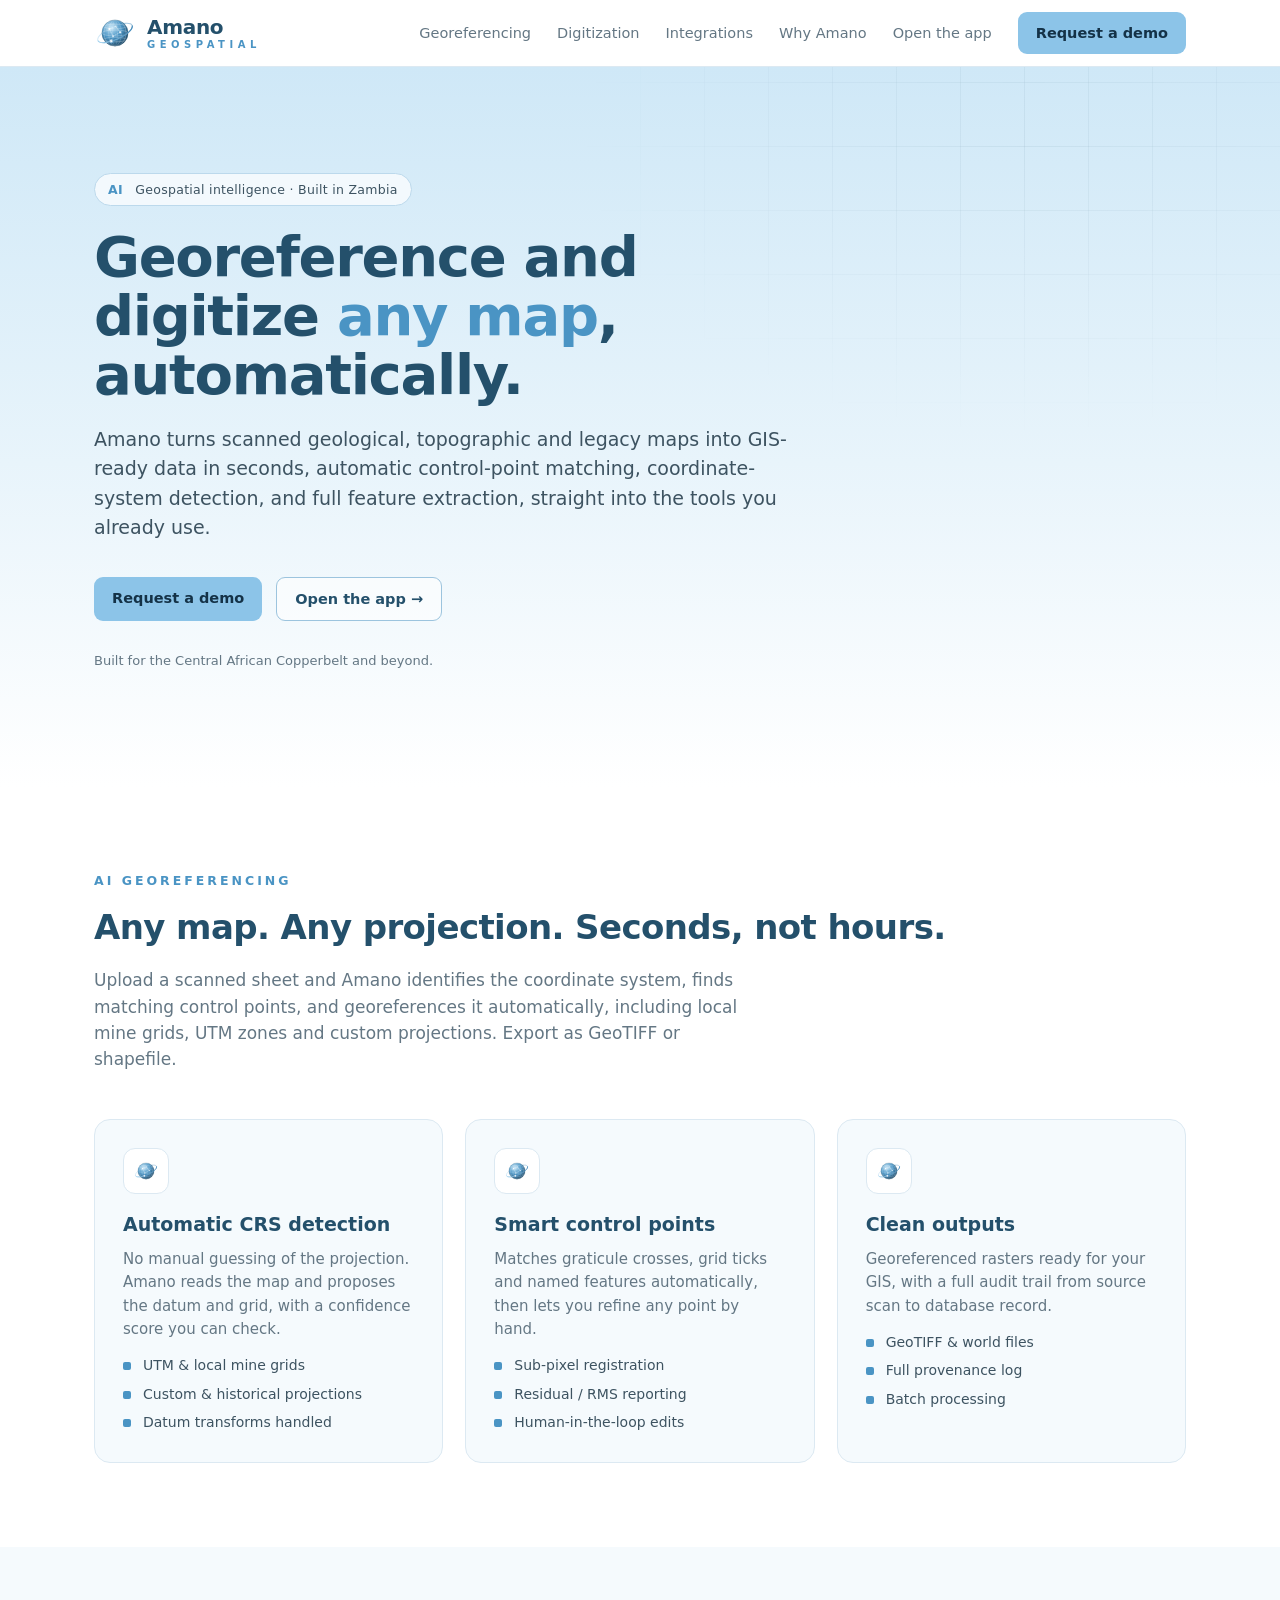
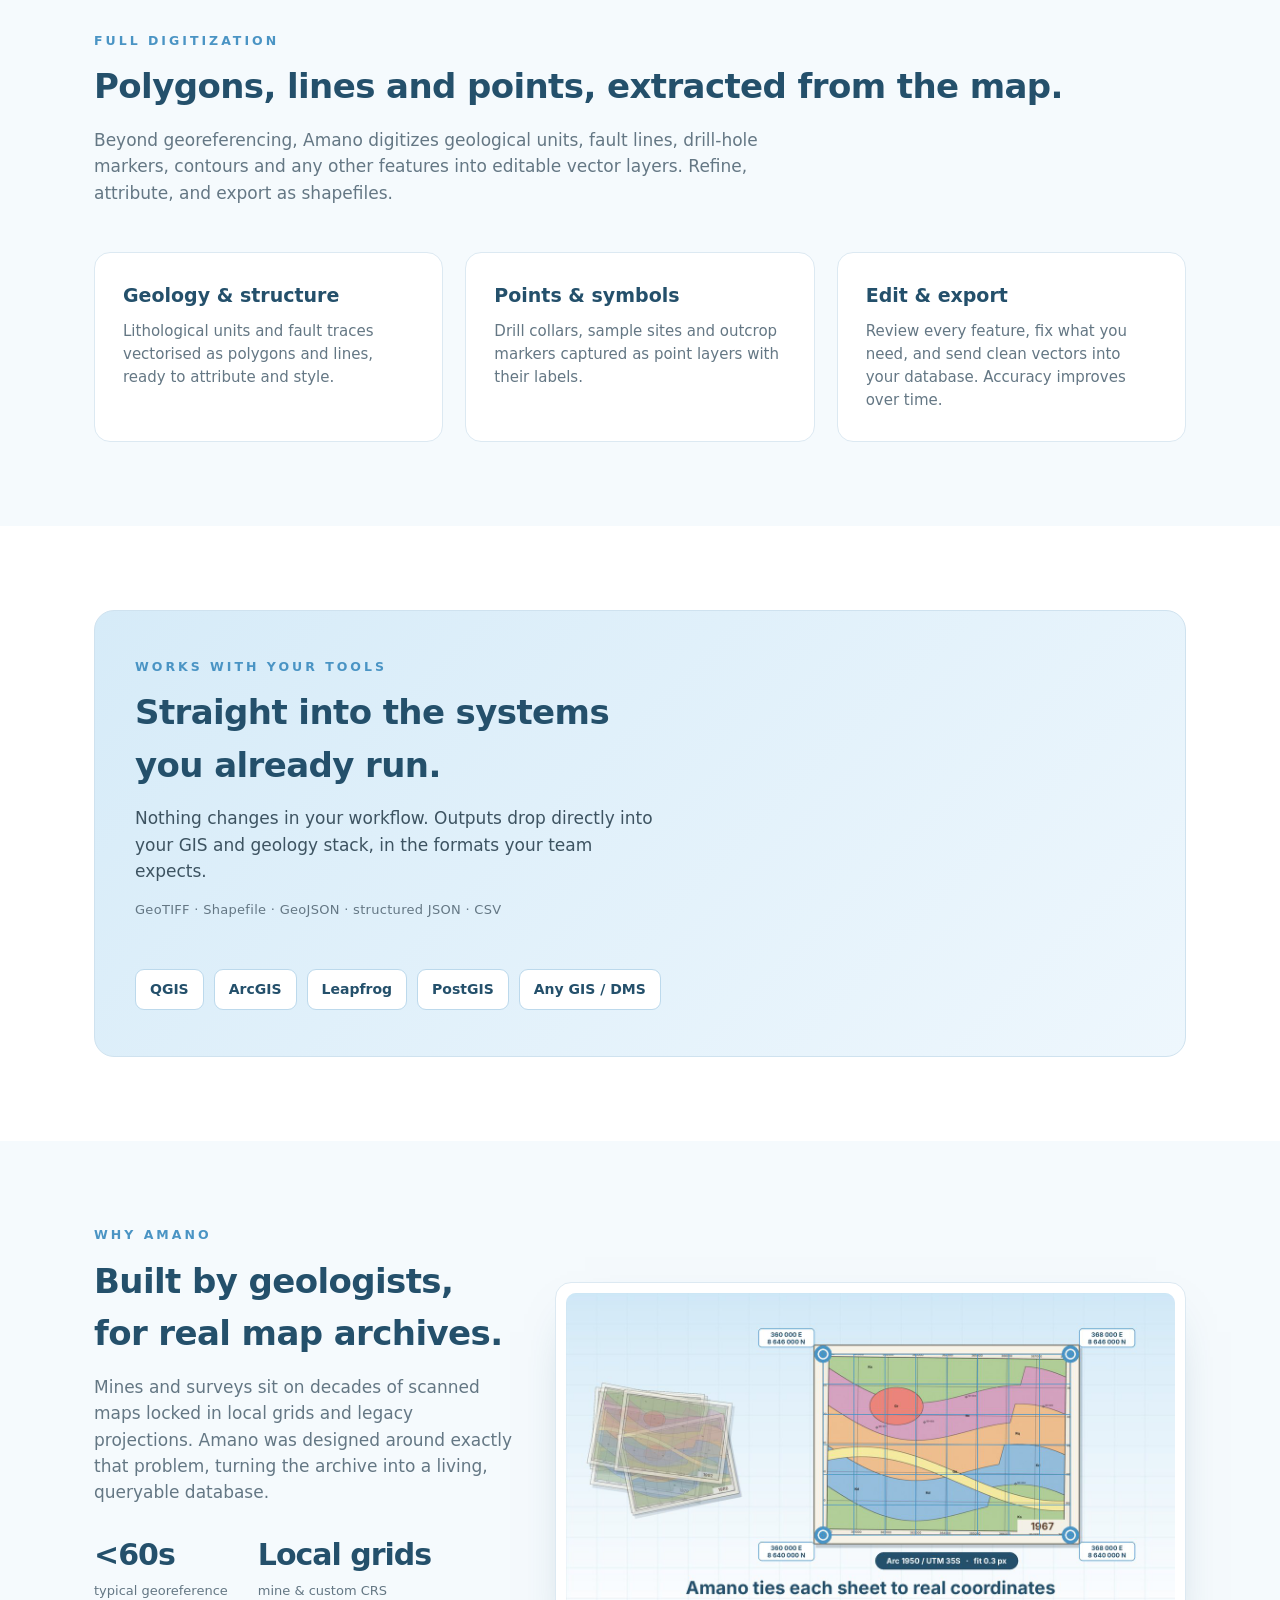
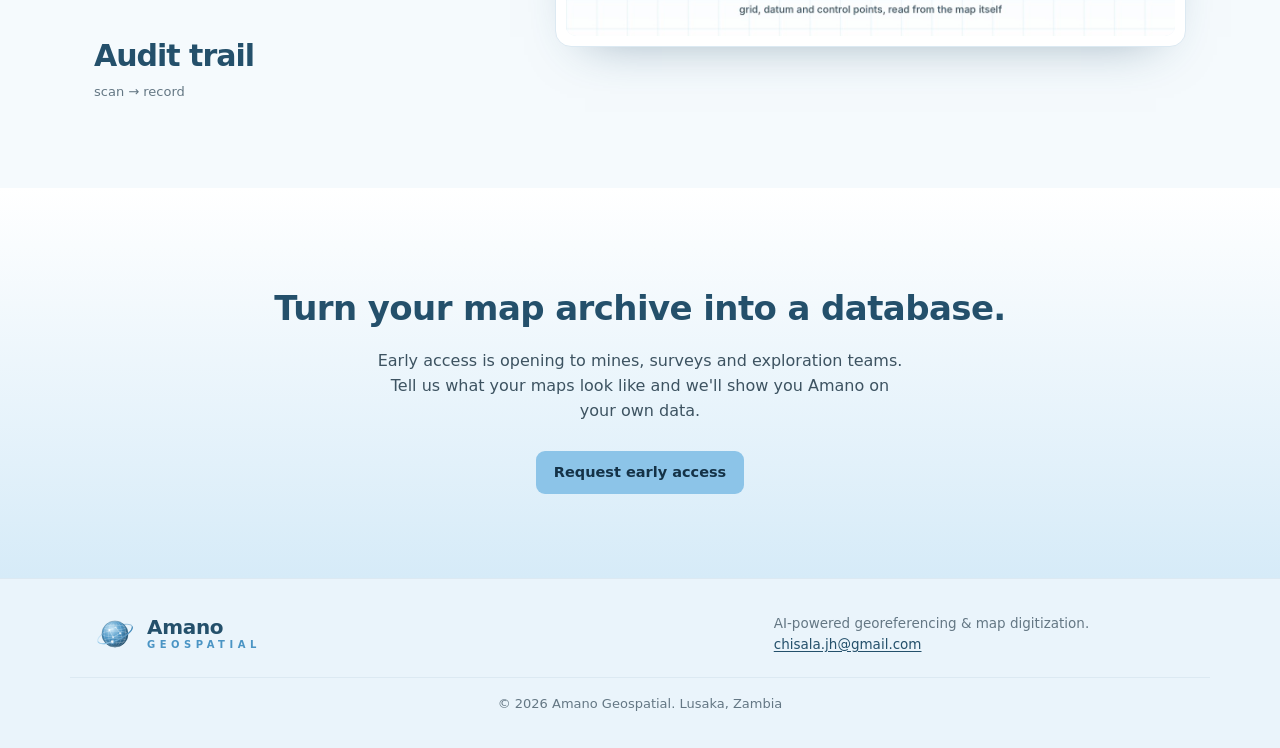
<file: index.html>
<!DOCTYPE html>
<html lang="en">
<head>
<meta charset="UTF-8">
<meta name="viewport" content="width=device-width, initial-scale=1.0">
<title>Amano Geospatial, AI georeferencing &amp; map digitization</title>
<meta name="description" content="Amano turns scanned geological, topographic and legacy maps into GIS-ready data: automatic georeferencing, coordinate-system detection and feature digitization. Built in Zambia.">
<link rel="canonical" href="https://amanogeospatial.com/">
<meta name="theme-color" content="#cfe8f7">

<!-- Icons -->
<link rel="icon" href="assets/favicon.ico" sizes="48x48">
<link rel="icon" href="assets/favicon.svg" type="image/svg+xml">
<link rel="apple-touch-icon" href="assets/apple-touch-icon.png">
<link rel="manifest" href="site.webmanifest">

<!-- Link previews (WhatsApp, LinkedIn, X) -->
<meta property="og:type" content="website">
<meta property="og:site_name" content="Amano Geospatial">
<meta property="og:title" content="Amano Geospatial, AI georeferencing &amp; map digitization">
<meta property="og:description" content="Turn scanned geological, topographic and legacy maps into GIS-ready data, automatically.">
<meta property="og:url" content="https://amanogeospatial.com/">
<meta property="og:image" content="https://amanogeospatial.com/assets/og-image.png">
<meta property="og:image:width" content="1200">
<meta property="og:image:height" content="630">
<meta property="og:image:alt" content="Amano Geospatial, georeference and digitize any map, automatically.">
<meta name="twitter:card" content="summary_large_image">
<meta name="twitter:title" content="Amano Geospatial, AI georeferencing &amp; map digitization">
<meta name="twitter:description" content="Turn scanned geological, topographic and legacy maps into GIS-ready data, automatically.">
<meta name="twitter:image" content="https://amanogeospatial.com/assets/og-image.png">

<link rel="stylesheet" href="css/style.css?v=202611152344">

<script type="application/ld+json">
{
  "@context": "https://schema.org",
  "@type": "Organization",
  "name": "Amano Geospatial",
  "url": "https://amanogeospatial.com/",
  "logo": "https://amanogeospatial.com/assets/icon-512.png",
  "description": "AI-powered georeferencing and map digitization.",
  "email": "chisala.jh@gmail.com",
  "address": { "@type": "PostalAddress", "addressLocality": "Lusaka", "addressCountry": "ZM" }
}
</script>
</head>
<body>

<header class="nav">
  <div class="wrap">
    <a class="brand" href="#top" aria-label="Amano Geospatial, home">
      <img class="ico" src="assets/logo-animated.svg" alt="" width="38" height="38">
      <span class="wm"><b>Amano</b><span>GEOSPATIAL</span></span>
    </a>
    <nav class="links" aria-label="Main">
      <a href="#georef">Georeferencing</a>
      <a href="#digit">Digitization</a>
      <a href="#integrate">Integrations</a>
      <a href="#why">Why Amano</a>
      <a href="app/">Open the app</a>
      <a class="btn" href="mailto:chisala.jh@gmail.com?subject=Amano%20Geospatial%20demo">Request a demo</a>
    </nav>
  </div>
</header>

<main id="top">
  <section class="hero">
    <div class="wrap">
      <div class="tagpill"><b>AI</b> &nbsp;Geospatial intelligence · Built in Zambia</div>
      <h1>Georeference and digitize <em>any map</em>, automatically.</h1>
      <p class="sub">Amano turns scanned geological, topographic and legacy maps into GIS-ready data in seconds, automatic control-point matching, coordinate-system detection, and full feature extraction, straight into the tools you already use.</p>
      <div class="cta">
        <a class="btn" href="mailto:chisala.jh@gmail.com?subject=Amano%20Geospatial%20demo">Request a demo</a>
        <a class="btn ghost" href="app/">Open the app →</a>
      </div>
      <div class="meta">Built for the Central African Copperbelt and beyond.</div>
    </div>
  </section>

  <section id="georef">
    <div class="wrap">
      <div class="eyebrow">AI Georeferencing</div>
      <h2>Any map. Any projection. Seconds, not hours.</h2>
      <p class="lead">Upload a scanned sheet and Amano identifies the coordinate system, finds matching control points, and georeferences it automatically, including local mine grids, UTM zones and custom projections. Export as GeoTIFF or shapefile.</p>
      <div class="grid">
        <div class="card">
          <div class="cico"><img class="ico" src="assets/logo-animated.svg" alt="" width="38" height="38"></div>
          <h3>Automatic CRS detection</h3>
          <p>No manual guessing of the projection. Amano reads the map and proposes the datum and grid, with a confidence score you can check.</p>
          <ul><li>UTM &amp; local mine grids</li><li>Custom &amp; historical projections</li><li>Datum transforms handled</li></ul>
        </div>
        <div class="card">
          <div class="cico"><img class="ico" src="assets/logo-animated.svg" alt="" width="38" height="38"></div>
          <h3>Smart control points</h3>
          <p>Matches graticule crosses, grid ticks and named features automatically, then lets you refine any point by hand.</p>
          <ul><li>Sub-pixel registration</li><li>Residual / RMS reporting</li><li>Human-in-the-loop edits</li></ul>
        </div>
        <div class="card">
          <div class="cico"><img class="ico" src="assets/logo-animated.svg" alt="" width="38" height="38"></div>
          <h3>Clean outputs</h3>
          <p>Georeferenced rasters ready for your GIS, with a full audit trail from source scan to database record.</p>
          <ul><li>GeoTIFF &amp; world files</li><li>Full provenance log</li><li>Batch processing</li></ul>
        </div>
      </div>
    </div>
  </section>

  <section id="digit" class="tint">
    <div class="wrap">
      <div class="eyebrow">Full Digitization</div>
      <h2>Polygons, lines and points, extracted from the map.</h2>
      <p class="lead">Beyond georeferencing, Amano digitizes geological units, fault lines, drill-hole markers, contours and any other features into editable vector layers. Refine, attribute, and export as shapefiles.</p>
      <div class="grid">
        <div class="card"><h3>Geology &amp; structure</h3><p>Lithological units and fault traces vectorised as polygons and lines, ready to attribute and style.</p></div>
        <div class="card"><h3>Points &amp; symbols</h3><p>Drill collars, sample sites and outcrop markers captured as point layers with their labels.</p></div>
        <div class="card"><h3>Edit &amp; export</h3><p>Review every feature, fix what you need, and send clean vectors into your database. Accuracy improves over time.</p></div>
      </div>
    </div>
  </section>

  <section id="integrate">
    <div class="wrap">
      <div class="band">
        <div class="copy">
          <div class="eyebrow">Works with your tools</div>
          <h2>Straight into the systems you already run.</h2>
          <p class="lead">Nothing changes in your workflow. Outputs drop directly into your GIS and geology stack, in the formats your team expects.</p>
          <div class="formats">GeoTIFF · Shapefile · GeoJSON · structured JSON · CSV</div>
        </div>
        <div>
          <div class="chips">
            <span class="chip">QGIS</span><span class="chip">ArcGIS</span><span class="chip">Leapfrog</span>
            <span class="chip">PostGIS</span><span class="chip">Any GIS / DMS</span>
          </div>
        </div>
      </div>
    </div>
  </section>

  <section id="why" class="why">
    <div class="wrap">
      <div class="two">
        <div>
          <div class="eyebrow">Why Amano</div>
          <h2>Built by geologists, for real map archives.</h2>
          <p class="lead">Mines and surveys sit on decades of scanned maps locked in local grids and legacy projections. Amano was designed around exactly that problem, turning the archive into a living, queryable database.</p>
          <div class="statrow">
            <div class="stat"><b>&lt;60s</b><span>typical georeference</span></div>
            <div class="stat"><b>Local grids</b><span>mine &amp; custom CRS</span></div>
            <div class="stat"><b>Audit trail</b><span>scan → record</span></div>
          </div>
        </div>
        <div class="mapcard">
          <video class="clip" src="assets/archive-to-database.mp4" poster="assets/archive-to-database-poster.jpg" width="1280" height="720" autoplay muted loop playsinline preload="metadata" aria-label="Short clip: a pile of scanned maps is tied to real coordinates and becomes a searchable archive"></video>
        </div>
      </div>
    </div>
  </section>

  <section class="final">
    <div class="wrap">
      <h2>Turn your map archive into a database.</h2>
      <p>Early access is opening to mines, surveys and exploration teams. Tell us what your maps look like and we'll show you Amano on your own data.</p>
      <div class="cta center">
        <a class="btn" href="mailto:chisala.jh@gmail.com?subject=Amano%20Geospatial%20early%20access">Request early access</a>
      </div>
    </div>
  </section>
</main>

<footer>
  <div class="wrap">
    <a class="brand" href="#top" aria-label="Amano Geospatial, back to top">
      <img class="ico" src="assets/logo-animated.svg" alt="" width="38" height="38">
      <span class="wm"><b>Amano</b><span>GEOSPATIAL</span></span>
    </a>
    <div class="note">AI-powered georeferencing &amp; map digitization. <a href="mailto:chisala.jh@gmail.com">chisala.jh@gmail.com</a></div>
  </div>
  <div class="wrap copy">© 2026 Amano Geospatial. Lusaka, Zambia</div>
</footer>

</body>
</html>
</file>
<file: css/style.css>
/* Amano Geospatial — site styles */
:root{
  --cobalt:#24506b; --cobalt2:#4a94c4; --amber:#8cc4e8; --amber2:#b9dcf2;
  --ink:#1c2f3b; --paper:#f5fafd; --slate:#647784; --line:#dce9f2;
}
*{box-sizing:border-box;margin:0;padding:0}
html{scroll-behavior:smooth}
body{font-family:'Segoe UI','Inter',system-ui,-apple-system,Arial,sans-serif;color:var(--ink);background:#fff;line-height:1.55;-webkit-font-smoothing:antialiased}
.wrap{max-width:1140px;margin:0 auto;padding:0 24px}
a{color:inherit;text-decoration:none}
a:focus-visible{outline:3px solid var(--amber2);outline-offset:3px;border-radius:6px}
[id]{scroll-margin-top:76px}

/* wordmark */
.brand{display:flex;align-items:center;gap:11px}
.brand .ico{width:42px;height:42px;flex:0 0 42px}
.brand .wm{display:flex;flex-direction:column;line-height:1}
.brand .wm b{font-size:20px;font-weight:700;letter-spacing:-.3px;color:var(--cobalt)}
.brand .wm span{font-size:10px;font-weight:600;letter-spacing:4.5px;color:var(--amber);margin-top:3px}

/* nav */
header.nav{position:sticky;top:0;z-index:20;background:rgba(255,255,255,.9);backdrop-filter:blur(8px);-webkit-backdrop-filter:blur(8px);border-bottom:1px solid var(--line)}
.nav .wrap{display:flex;align-items:center;justify-content:space-between;height:66px}
.nav .links{display:flex;gap:26px;align-items:center}
.nav .links a{font-size:14.5px;color:var(--slate);font-weight:500}
.nav .links a:hover{color:var(--cobalt)}
.btn,.nav .links a.btn{display:inline-block;background:var(--amber);color:#fff;font-weight:600;font-size:14.5px;padding:10px 18px;border-radius:9px;transition:.15s}
.btn:hover,.nav .links a.btn:hover{background:#74b4dd;color:#fff;transform:translateY(-1px)}
.btn.ghost{background:transparent;color:#fff;border:1px solid rgba(255,255,255,.35)}
.btn.ghost:hover{background:rgba(255,255,255,.1)}

/* hero */
.hero{position:relative;padding:20px 0;background:radial-gradient(1200px 600px at 78% -10%,#4a94c4 0%,#24506b 55%,#1d4460 100%);color:#fff;overflow:hidden}
.hero::after{content:"";position:absolute;inset:0;background-image:
   repeating-linear-gradient(0deg,rgba(255,255,255,.05) 0 1px,transparent 1px 64px),
   repeating-linear-gradient(90deg,rgba(255,255,255,.05) 0 1px,transparent 1px 64px);
   -webkit-mask:radial-gradient(600px 400px at 80% 10%,#000,transparent 75%);
   mask:radial-gradient(600px 400px at 80% 10%,#000,transparent 75%);pointer-events:none}
.hero .wrap{position:relative;z-index:2;padding:86px 24px 96px}
.tagpill{display:inline-flex;align-items:center;gap:8px;font-size:12.5px;letter-spacing:.3px;background:rgba(255,255,255,.08);border:1px solid rgba(255,255,255,.16);padding:6px 13px;border-radius:999px;color:#dfe6da;margin-bottom:22px}
.tagpill b{color:var(--amber2);font-weight:700}
h1{font-size:clamp(32px,5vw,56px);font-weight:700;letter-spacing:-1.3px;line-height:1.05;max-width:16ch}
h1 em{font-style:normal;color:var(--amber2)}
.hero p.sub{margin-top:20px;font-size:clamp(16px,2vw,19px);color:#d5dccf;max-width:60ch}
.cta{margin-top:34px;display:flex;gap:14px;flex-wrap:wrap}
.cta.center{justify-content:center;margin-top:28px}
.hero .meta{margin-top:30px;font-size:13px;color:#a9b5a6}
.hero .meta b{color:#e9ede3}

/* sections */
section{padding:84px 0}
section.tint{background:var(--paper)}
.eyebrow{font-size:12.5px;font-weight:700;letter-spacing:3px;text-transform:uppercase;color:var(--amber)}
h2{font-size:clamp(24px,3.3vw,34px);font-weight:700;letter-spacing:-.6px;color:var(--cobalt);margin-top:10px}
.lead{color:var(--slate);font-size:17px;max-width:62ch;margin-top:14px}

.grid{display:grid;grid-template-columns:repeat(3,1fr);gap:22px;margin-top:46px}
.card{background:var(--paper);border:1px solid var(--line);border-radius:16px;padding:28px}
section.tint .card{background:#fff}
.card .cico{width:46px;height:46px;border-radius:12px;background:#fff;border:1px solid var(--line);display:flex;align-items:center;justify-content:center;margin-bottom:16px}
.card .cico .ico{width:26px;height:26px}
.card h3{font-size:19px;color:var(--cobalt);font-weight:700}
.card p{color:var(--slate);font-size:15px;margin-top:9px}
.card ul{list-style:none;margin-top:14px;display:flex;flex-direction:column;gap:7px}
.card li{font-size:14px;color:#3d5361;padding-left:20px;position:relative}
.card li::before{content:"";position:absolute;left:0;top:7px;width:8px;height:8px;border-radius:2px;background:var(--amber)}

/* integrations band */
.band{background:var(--cobalt);color:#fff;border-radius:20px;padding:46px 40px;display:flex;gap:40px;align-items:center;flex-wrap:wrap;justify-content:space-between}
.band .copy{max-width:52ch}
.band .eyebrow{color:var(--amber2)}
.band h2{color:#fff}
.band .lead{color:#c3cdbd}
.chips{display:flex;gap:10px;flex-wrap:wrap;margin-top:8px}
.chip{background:rgba(255,255,255,.1);border:1px solid rgba(255,255,255,.18);border-radius:9px;padding:9px 14px;font-size:14px;font-weight:600;color:#f1f4ec}
.formats{font-size:13px;color:#a9b5a6;margin-top:16px;letter-spacing:.3px}

/* why */
.why{background:var(--paper)}
.why .two{display:grid;grid-template-columns:1.1fr .9fr;gap:40px;align-items:center}
.statrow{display:flex;gap:30px;margin-top:26px;flex-wrap:wrap}
.stat b{display:block;font-size:30px;color:var(--cobalt);font-weight:700;letter-spacing:-1px}
.stat span{font-size:13px;color:var(--slate)}
.mapcard{background:#fff;border:1px solid var(--line);border-radius:16px;padding:10px;box-shadow:0 20px 50px -30px rgba(36,80,107,.5)}
.mapcard svg{display:block}

/* cta footer */
.final{background:radial-gradient(900px 500px at 50% 120%,#4a94c4,#24506b);color:#fff;text-align:center}
.final h2{color:#fff}
.final p{color:#d5dccf;max-width:52ch;margin:14px auto 0}
footer{background:#1d4460;color:#a9b5a6;font-size:13.5px;padding:34px 0}
footer .wrap{display:flex;justify-content:space-between;gap:20px;flex-wrap:wrap;align-items:center}
footer .brand .wm b{color:#fff}
footer .note{max-width:48ch}
footer .note a{color:#e9ede3;text-decoration:underline;text-underline-offset:2px}

@media(max-width:860px){
  .grid{grid-template-columns:1fr}
  .nav .links a:not(.btn){display:none}
  .why .two{grid-template-columns:1fr}
  section{padding:64px 0}
  .hero{padding:0}
  .hero .wrap{padding:64px 24px 72px}
  .band{padding:34px 26px}
}
@media(prefers-reduced-motion:reduce){
  html{scroll-behavior:auto}
  .btn{transition:none}
}

/* sky-and-white theme */
.btn,.nav .links a.btn{color:#143247}
.btn:hover,.nav .links a.btn:hover{color:#0f2a3c}
.brand .wm span,.eyebrow,.band .eyebrow{color:var(--cobalt2)}
.card li::before{background:var(--cobalt2)}
a:focus-visible{outline-color:var(--cobalt2)}
.hero{background:linear-gradient(180deg,#cfe8f7 0%,#e8f4fb 55%,#ffffff 100%);color:var(--ink)}
.hero::after{background-image:repeating-linear-gradient(0deg,rgba(36,80,107,.07) 0 1px,transparent 1px 64px),repeating-linear-gradient(90deg,rgba(36,80,107,.07) 0 1px,transparent 1px 64px)}
h1{color:var(--cobalt)} h1 em{color:var(--cobalt2)}
.hero p.sub{color:#3d5361}
.tagpill{background:rgba(255,255,255,.7);border-color:#bcd9ec;color:#3d5361} .tagpill b{color:var(--cobalt2)}
.btn.ghost{color:var(--cobalt);border-color:#9cc4de;background:rgba(255,255,255,.6)} .btn.ghost:hover{background:#fff;color:var(--cobalt)}
.hero .meta{color:#647784} .hero .meta b{color:var(--cobalt)}
.band{background:linear-gradient(135deg,#d6ebf8,#eef7fd);color:var(--ink);border:1px solid #cfe2ef}
.band h2{color:var(--cobalt)} .band .lead{color:#3d5361}
.chip{background:#fff;border-color:#bcd9ec;color:var(--cobalt)} .formats{color:#647784}
.final{background:linear-gradient(180deg,#ffffff 0%,#d6ebf8 100%);color:var(--ink)}
.final h2{color:var(--cobalt)} .final p{color:#3d5361}
footer{background:#eaf4fb;color:#647784;border-top:1px solid #dce9f2}
footer .brand .wm b{color:var(--cobalt)} footer .note a{color:var(--cobalt)}

footer .wrap.copy{display:block;text-align:center;margin-top:22px;padding-top:16px;border-top:1px solid #dce9f2;font-size:13px}

/* short clip in the "Why Amano" section */
.mapcard .clip{display:block;width:100%;height:auto;border-radius:10px;background:#eaf4fb}
.why .two{grid-template-columns:.8fr 1.2fr}
@media(max-width:860px){.why .two{grid-template-columns:1fr}}
</file>
